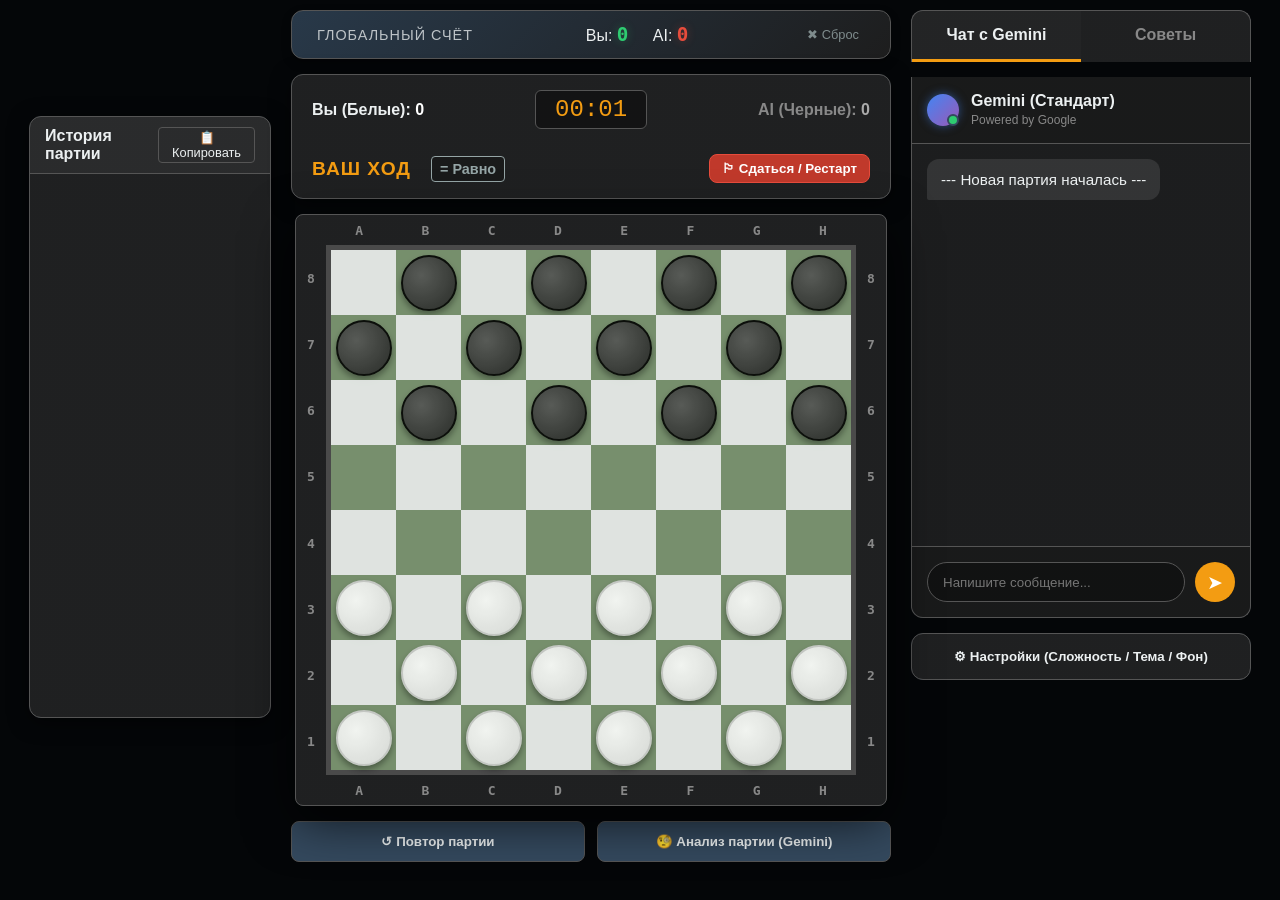
<file: public/HTML/checkers/index.html>
<!DOCTYPE html>
<html lang="ru">
<head>
    <meta charset="UTF-8">
    <meta name="viewport" content="width=device-width, initial-scale=1.0, maximum-scale=1.0, user-scalable=no">
    <title>Ultimate Checkers: Gemini 2.0 (Custom UI + Strong AI)</title>
    <link rel="icon" type="image/png" href="/chess.png" sizes="256x256" />
    <meta property="og:title" content="Ultimate Checkers" />
    <meta property="og:image" content="/preview-shess.png" />
    <meta property="og:image:width" content="1200" />
    <meta property="og:image:height" content="630" />
    <meta name="twitter:card" content="summary_large_image" />
    <meta name="twitter:image" content="/preview-shess.png" />
    <style>
        :root {
            /* --- Цветовая палитра (Базовая) --- */
            --bg-color: #121212;
            --board-light: #eaeded;
            --board-dark: #778f6d;
            --highlight-color: rgba(0, 255, 0, 0.6);
            --last-move: rgba(255, 215, 0, 0.45);
            --accent: #9b59b6;
            --text-color: #e0e0e0;
            --panel-bg: #1e1e1e;
            --border-color: #444;
            --coord-color: #888;
            
            /* --- Кастомные фоны (обновляется JS) --- */
            --main-bg-image: none;
            --main-bg-overlay: 0.9; /* Прозрачность черного слоя поверх картинки (0-1) */
            
            --panel-bg-image: none;
            --panel-bg-overlay: 0.95;
            
            --board-bg-image: none;
            --board-bg-overlay: 0;

            /* --- Размеры --- */
            --cell-size: clamp(35px, 10vw, 65px);
        }

        /* --- Глобальные стили --- */
        body {
            font-family: 'Segoe UI', Roboto, Helvetica, Arial, sans-serif;
            background-color: var(--bg-color);
            background-image: var(--main-bg-image);
            background-size: cover;
            background-position: center;
            background-attachment: fixed;
            /* Хак для затемнения фона */
            box-shadow: inset 0 0 0 200vh rgba(0,0,0, var(--main-bg-overlay));
            
            color: var(--text-color);
            display: flex;
            flex-direction: column;
            align-items: center;
            min-height: 100vh;
            margin: 0;
            padding: 10px;
            box-sizing: border-box;
            transition: color 0.3s;
            overflow-x: hidden;
            overscroll-behavior: none;
            user-select: none; 
            -webkit-user-select: none;
        }

        /* --- Лейаут --- */
        .main-layout {
            display: flex;
            gap: 20px;
            max-width: 1400px;
            width: 100%;
            justify-content: center;
            flex-wrap: wrap;
            align-items: flex-start;
            position: relative;
            z-index: 1;
        }

        /* --- ЛЕВАЯ КОЛОНКА: ИСТОРИЯ --- */
        .history-section {
            width: 240px;
            background: var(--panel-bg);
            /* Фон панели */
            background-image: linear-gradient(rgba(30,30,30,var(--panel-bg-overlay)), rgba(30,30,30,var(--panel-bg-overlay))), var(--panel-bg-image);
            background-size: cover;
            
            border-radius: 12px;
            height: 600px;
            display: flex;
            flex-direction: column;
            overflow: hidden;
            box-shadow: 0 4px 20px rgba(0,0,0,0.5);
            margin-top: 106px;
            border: 1px solid var(--border-color);
            transition: all 0.3s ease;
        }
        
        @media (max-width: 1100px) {
            .history-section {
                width: 100%;
                height: 200px;
                margin-top: 0;
                order: 3;
            }
        }

        .history-header {
            background: rgba(255,255,255,0.05);
            padding: 10px 15px;
            font-weight: bold;
            border-bottom: 1px solid var(--border-color);
            display: flex;
            justify-content: space-between;
            align-items: center;
        }

        .btn-copy-history {
            background: transparent;
            border: 1px solid var(--border-color);
            color: var(--text-color);
            border-radius: 4px;
            cursor: pointer;
            font-size: 0.8rem;
            padding: 2px 8px;
            transition: 0.2s;
        }
        .btn-copy-history:hover {
            background: var(--accent);
            border-color: var(--accent);
            color: white;
        }

        .history-list {
            flex: 1;
            overflow-y: auto;
            padding: 10px;
            font-size: 0.9rem;
            display: flex;
            flex-direction: column;
            gap: 4px;
            scrollbar-width: thin;
            scrollbar-color: var(--border-color) transparent;
        }
        
        .history-list::-webkit-scrollbar { width: 6px; }
        .history-list::-webkit-scrollbar-thumb { background-color: var(--border-color); border-radius: 3px; }

        .history-item {
            display: flex;
            justify-content: space-between;
            padding: 6px 10px;
            background: rgba(255,255,255,0.03);
            border-radius: 4px;
            transition: background 0.2s, transform 0.1s;
            border: 1px solid transparent;
        }
        .history-item.white-move { border-left: 3px solid #fff; }
        .history-item.black-move { border-left: 3px solid #555; }
        
        .history-item.clickable { cursor: pointer; }
        .history-item.clickable:hover {
            background: rgba(255, 255, 255, 0.1);
            transform: translateX(2px);
            border-color: rgba(255, 255, 255, 0.2);
        }
        .history-item.active-history-view {
            background: var(--accent) !important;
            color: white;
            border-color: white;
        }
        
        .move-notation { font-family: monospace; font-size: 1rem; }
        .move-details { color: #888; font-size: 0.75rem; display: flex; align-items: center; gap: 5px; }
        .history-item.active-history-view .move-details { color: #eee; }

        /* --- ЦЕНТРАЛЬНАЯ КОЛОНКА: ИГРА --- */
        .game-column {
            flex: 1;
            min-width: 340px;
            max-width: 600px;
            display: flex;
            flex-direction: column;
            align-items: center;
        }

        .global-score-panel {
            background: linear-gradient(135deg, rgba(44, 62, 80, 0.9), rgba(32, 32, 32, 0.9));
            width: 100%;
            padding: 12px 25px;
            border-radius: 12px;
            margin-bottom: 15px;
            display: flex;
            justify-content: space-between;
            align-items: center;
            box-sizing: border-box;
            border: 1px solid var(--border-color);
            box-shadow: 0 4px 10px rgba(0,0,0,0.3);
        }
        
        .global-count { font-weight: bold; font-size: 1.2rem; font-family: monospace; }
        .user-global { color: #2ecc71; text-shadow: 0 0 10px rgba(46, 204, 113, 0.3); }
        .ai-global { color: #e74c3c; text-shadow: 0 0 10px rgba(231, 76, 60, 0.3); }

        .status-panel {
            background: var(--panel-bg);
            background-image: linear-gradient(rgba(30,30,30,var(--panel-bg-overlay)), rgba(30,30,30,var(--panel-bg-overlay))), var(--panel-bg-image);
            background-size: cover;
            
            padding: 15px 20px;
            border-radius: 12px;
            box-shadow: 0 4px 20px rgba(0,0,0,0.5);
            width: 100%;
            margin-bottom: 15px;
            display: flex;
            flex-direction: column;
            gap: 10px;
            box-sizing: border-box;
            border: 1px solid var(--border-color);
        }

        .status-row {
            display: flex;
            justify-content: space-between;
            align-items: center;
            width: 100%;
        }

        .status-text {
            font-size: 1.2rem;
            font-weight: bold;
            color: var(--accent);
            text-transform: uppercase;
            letter-spacing: 1px;
        }

        .advantage-indicator {
            font-size: 0.9rem;
            font-weight: bold;
            padding: 4px 8px;
            border-radius: 4px;
            background: rgba(0,0,0,0.2);
            margin-left: 10px;
            display: inline-block;
        }
        .adv-white { color: #2ecc71; border: 1px solid #2ecc71; }
        .adv-black { color: #e74c3c; border: 1px solid #e74c3c; }
        .adv-equal { color: #95a5a6; border: 1px solid #95a5a6; }

        .timer-display {
            font-family: 'Courier New', monospace;
            font-size: 1.5rem;
            color: #f39c12;
            background: rgba(0,0,0,0.4);
            padding: 5px 15px;
            border-radius: 6px;
            border: 1px solid var(--border-color);
            min-width: 80px;
            text-align: center;
        }

        /* --- ДОСКА --- */
        .board-container {
            position: relative;
            padding: 30px;
            background: var(--panel-bg);
            /* Фон подложки доски */
            background-image: linear-gradient(rgba(30,30,30,var(--panel-bg-overlay)), rgba(30,30,30,var(--panel-bg-overlay))), var(--panel-bg-image);
            background-size: cover;
            
            border-radius: 8px;
            box-shadow: 0 15px 50px rgba(0,0,0,0.7);
            border: 1px solid var(--border-color);
            user-select: none;
        }
        
        /* Удален оверлей "История" по просьбе */

        /* Координаты */
        .notation-top, .notation-bottom {
            position: absolute; left: 30px; right: 30px; height: 30px;
            display: flex; justify-content: space-around; align-items: center;
            color: var(--coord-color); font-weight: bold; font-family: monospace;
        }
        .notation-top { top: 0; }
        .notation-bottom { bottom: 0; }

        .notation-left, .notation-right {
            position: absolute; top: 30px; bottom: 30px; width: 30px;
            display: flex; flex-direction: column; justify-content: space-around; align-items: center;
            color: var(--coord-color); font-weight: bold; font-family: monospace;
        }
        .notation-left { left: 0; }
        .notation-right { right: 0; }
        
        .hidden-coords .notation-top, 
        .hidden-coords .notation-bottom,
        .hidden-coords .notation-left,
        .hidden-coords .notation-right { display: none; }
        .hidden-coords.board-container { padding: 10px; }

        #board {
            display: grid;
            grid-template-columns: repeat(8, var(--cell-size));
            grid-template-rows: repeat(8, var(--cell-size));
            border: 5px solid #4a4a4a;
            position: relative;
            touch-action: none;
            background: var(--board-dark);
            /* Картинка на самой доске (поверх клеток, с прозрачностью через after?) 
               Лучше так: прозрачные клетки и фон на контейнере. Но у нас клетки цветные.
               Реализуем через background-image на #board с blend-mode */
            background-image: var(--board-bg-image);
            background-size: cover;
            background-blend-mode: overlay;
        }

        .cell {
            width: var(--cell-size);
            height: var(--cell-size);
            display: flex;
            align-items: center;
            justify-content: center;
            position: relative;
        }

        .cell.light { 
            background-color: var(--board-light); 
            opacity: 0.9; /* Чтобы фон просвечивал, если задан */
        }
        .cell.dark { 
            background-color: var(--board-dark); 
            opacity: 0.9;
        }
        .cell.last-move { background-color: var(--last-move) !important; }

        /* Маркер доступного хода (точка) */
        .cell.highlight::after {
            content: '';
            position: absolute;
            width: 25%;
            height: 25%;
            background: var(--highlight-color); 
            border-radius: 50%;
            box-shadow: 0 0 8px rgba(0,0,0,0.8);
            pointer-events: none;
            z-index: 50; 
        }

        /* --- ФИГУРЫ --- */
        .piece {
            width: 80%;
            height: 80%;
            border-radius: 50%;
            position: absolute;
            z-index: 10;
            box-shadow: 0 4px 6px rgba(0,0,0,0.4);
            display: flex;
            align-items: center;
            justify-content: center;
            cursor: grab;
            transition: transform 0.1s ease-out;
            will-change: transform, top, left;
        }
        
        .piece:active { cursor: grabbing; }

        .piece.animating {
            z-index: 100;
            transition: all 0.3s ease-in-out;
        }

        .piece.dragging {
            z-index: 1000;
            pointer-events: none; 
            transition: none !important;
            transform: scale(1.15);
            box-shadow: 0 15px 30px rgba(0,0,0,0.6);
        }

        .piece.white { 
            background: radial-gradient(circle at 35% 35%, #fff, #e0e0e0); 
            border: 2px solid #ccc; 
        }
        .piece.black { 
            background: radial-gradient(circle at 35% 35%, #555, #222); 
            border: 2px solid #000; 
        }
        
        body.theme-neon .piece.white { background: #fff; box-shadow: 0 0 10px #fff; border: none; }
        body.theme-neon .piece.black { background: #333; border: 2px solid #0f0; box-shadow: inset 0 0 10px #0f0; }

        .piece.king::after {
            content: '♔';
            font-size: 2rem;
            color: gold;
            text-shadow: 0 2px 2px rgba(0,0,0,0.8);
            transform: translateY(-2px);
        }
        
        .piece.selected {
            box-shadow: 0 0 0 4px var(--accent), 0 5px 15px rgba(0,0,0,0.6);
        }

        /* --- ПРАВАЯ КОЛОНКА: ТАБЫ --- */
        .right-column {
            display: flex;
            flex-direction: column;
            gap: 15px;
            flex: 0 0 340px;
            max-width: 100%;
        }

        .tabs {
            display: flex;
            background: var(--panel-bg);
            /* Фон панели */
            background-image: linear-gradient(rgba(30,30,30,var(--panel-bg-overlay)), rgba(30,30,30,var(--panel-bg-overlay))), var(--panel-bg-image);
            background-size: cover;

            border-radius: 12px 12px 0 0;
            overflow: hidden;
            border: 1px solid var(--border-color);
            border-bottom: none;
        }
        
        .tab-btn {
            flex: 1;
            padding: 15px;
            background: transparent;
            border: none;
            color: #888;
            cursor: pointer;
            font-weight: bold;
            border-bottom: 3px solid transparent;
            transition: 0.2s;
            font-size: 1rem;
        }
        .tab-btn:hover { background: rgba(255,255,255,0.05); }
        .tab-btn.active {
            color: var(--text-color);
            border-bottom-color: var(--accent);
            background: rgba(255,255,255,0.02);
        }

        .tab-content {
            background: var(--panel-bg);
            /* Фон панели */
            background-image: linear-gradient(rgba(30,30,30,var(--panel-bg-overlay)), rgba(30,30,30,var(--panel-bg-overlay))), var(--panel-bg-image);
            background-size: cover;

            border-radius: 0 0 12px 12px;
            height: 540px;
            border: 1px solid var(--border-color);
            border-top: none;
            display: none;
            flex-direction: column;
            overflow: hidden;
        }
        .tab-content.active { display: flex; }

        /* ЧАТ */
        .chat-header {
            padding: 15px;
            background: rgba(0,0,0,0.2);
            font-weight: bold;
            display: flex;
            align-items: center;
            gap: 12px;
            border-bottom: 1px solid var(--border-color);
        }
        .gemini-avatar {
            width: 32px; height: 32px;
            background: linear-gradient(135deg, #4285f4, #9b59b6);
            border-radius: 50%;
            box-shadow: 0 0 10px rgba(66, 133, 244, 0.5);
            position: relative;
        }
        .gemini-avatar::after {
            content: ''; position: absolute; bottom: 0; right: 0;
            width: 8px; height: 8px; background: #2ecc71;
            border-radius: 50%; border: 2px solid var(--panel-bg);
        }

        #chat-messages {
            flex-grow: 1;
            padding: 15px;
            overflow-y: auto;
            display: flex;
            flex-direction: column;
            gap: 12px;
            background: rgba(0,0,0,0.1);
        }
        .message {
            max-width: 85%;
            padding: 10px 14px;
            border-radius: 12px;
            font-size: 0.95rem;
            line-height: 1.4;
            word-wrap: break-word;
            position: relative;
            animation: fade-in 0.3s ease;
        }
        @keyframes fade-in { from { opacity: 0; transform: translateY(10px); } to { opacity: 1; transform: translateY(0); } }
        
        .message.user { align-self: flex-end; background: var(--accent); color: white; border-bottom-right-radius: 2px; }
        .message.ai { align-self: flex-start; background: rgba(255,255,255,0.1); color: var(--text-color); border-bottom-left-radius: 2px; }
        
        .chat-input-area {
            padding: 15px;
            display: flex;
            gap: 10px;
            border-top: 1px solid var(--border-color);
            background: rgba(0,0,0,0.2);
        }
        #chat-input {
            flex-grow: 1;
            background: rgba(0,0,0,0.3);
            border: 1px solid var(--border-color);
            color: var(--text-color);
            padding: 10px 15px;
            border-radius: 20px;
            outline: none;
            transition: border-color 0.2s;
        }
        #chat-input:focus { border-color: var(--accent); }
        #chat-send {
            background: var(--accent);
            border: none;
            color: white;
            width: 40px; height: 40px;
            border-radius: 50%;
            cursor: pointer;
            display: flex; align-items: center; justify-content: center;
            font-size: 1.2rem;
            transition: transform 0.1s;
        }
        #chat-send:active { transform: scale(0.9); }

        /* АНАЛИЗ */
        .analysis-content {
            padding: 20px;
            flex-grow: 1;
            overflow-y: auto;
            display: flex;
            flex-direction: column;
            gap: 15px;
        }
        .analysis-btn-lg {
            background: #2c3e50;
            color: white;
            padding: 15px;
            border-radius: 10px;
            border: 1px solid var(--border-color);
            cursor: pointer;
            font-weight: bold;
            display: flex;
            align-items: center;
            justify-content: center;
            gap: 10px;
            transition: 0.2s;
            box-shadow: 0 4px 6px rgba(0,0,0,0.2);
        }
        .analysis-btn-lg:hover { background: #34495e; border-color: var(--accent); transform: translateY(-2px); }
        
        .advice-box {
            background: rgba(255,255,255,0.05);
            border: 1px solid var(--border-color);
            border-radius: 10px;
            padding: 15px;
            font-size: 0.95rem;
            line-height: 1.6;
            min-height: 150px;
        }

        /* --- КНОПКИ И ПАНЕЛИ --- */
        .settings-btn-static {
            background: var(--panel-bg);
            /* Фон панели */
            background-image: linear-gradient(rgba(30,30,30,var(--panel-bg-overlay)), rgba(30,30,30,var(--panel-bg-overlay))), var(--panel-bg-image);
            background-size: cover;

            color: var(--text-color);
            border: 1px solid var(--border-color);
            width: 100%;
            padding: 15px;
            border-radius: 12px;
            cursor: pointer;
            font-weight: bold;
            display: flex;
            align-items: center;
            justify-content: center;
            gap: 10px;
            transition: all 0.2s;
        }
        .settings-btn-static:hover { border-color: var(--accent); background: rgba(255,255,255,0.05); }

        .tools-panel {
            display: flex;
            gap: 12px;
            width: 100%;
            margin-top: 15px;
        }
        .tool-btn {
            flex: 1;
            background: var(--panel-bg);
            /* Фон кнопки наследуется или простой */
            color: var(--text-color);
            border: 1px solid var(--border-color);
            padding: 12px;
            border-radius: 8px;
            cursor: pointer;
            font-weight: bold;
            transition: 0.2s;
            display: flex;
            align-items: center;
            justify-content: center;
            gap: 6px;
        }
        .tool-btn:hover { background: rgba(255,255,255,0.1); border-color: var(--text-color); }
        .tool-btn:active { transform: translateY(1px); }

        .game-loader {
            position: absolute;
            top: 50%; left: 50%;
            transform: translate(-50%, -50%);
            background: rgba(0,0,0,0.9);
            color: white;
            padding: 20px 30px;
            border-radius: 12px;
            z-index: 200;
            display: none;
            backdrop-filter: blur(5px);
            border: 1px solid var(--accent);
            box-shadow: 0 0 30px rgba(0,0,0,0.8);
            text-align: center;
        }

        /* --- МОДАЛЬНОЕ ОКНО --- */
        .modal-overlay {
            display: none;
            position: fixed;
            top: 0; left: 0;
            width: 100%; height: 100%;
            background: rgba(0,0,0,0.8);
            z-index: 2000;
            align-items: center;
            justify-content: center;
            backdrop-filter: blur(3px);
        }
        .modal-content {
            background: #1e1e1e;
            padding: 30px;
            border-radius: 16px;
            width: 90%;
            max-width: 550px;
            max-height: 90vh;
            overflow-y: auto;
            border: 1px solid #444;
            color: #eee;
            box-shadow: 0 20px 60px rgba(0,0,0,0.8);
        }
        .setting-group { margin-bottom: 20px; }
        .setting-label { display: block; margin-bottom: 8px; color: #aaa; font-size: 0.9rem; font-weight: bold; }
        .setting-input-text, select.setting-input-text {
            width: 100%; padding: 12px; background: #121212; border: 1px solid #444; color: #fff; border-radius: 8px;
            font-size: 1rem;
        }
        .setting-input-text:focus { border-color: var(--accent); outline: none; }
        .checkbox-row { display: flex; align-items: center; gap: 12px; margin-top: 10px; cursor: pointer; }
        
        /* Range slider styling */
        input[type=range] { width: 100%; }

        /* --- ИНДИКАТОР ПЕЧАТИ --- */
        .typing-indicator {
            display: none;
            align-self: flex-start;
            background: rgba(255,255,255,0.05);
            padding: 10px 15px;
            border-radius: 12px;
            gap: 5px;
            margin-bottom: 10px;
        }
        .typing-indicator span {
            width: 8px; height: 8px;
            background: #bbb;
            border-radius: 50%;
            animation: bounce 1.4s infinite ease-in-out both;
        }
        .typing-indicator span:nth-child(1) { animation-delay: -0.32s; }
        .typing-indicator span:nth-child(2) { animation-delay: -0.16s; }
        @keyframes bounce { 0%, 80%, 100% { transform: scale(0); } 40% { transform: scale(1); } }

    </style>
</head>
<body class="theme-classic">

<div class="main-layout">
    
    <!-- ИСТОРИЯ ХОДОВ -->
    <div class="history-section">
        <div class="history-header">
            <span>История партии</span>
            <button class="btn-copy-history" onclick="copyHistoryToClipboard()" title="Скопировать историю в буфер">📋 Копировать</button>
        </div>
        <div id="history-list" class="history-list"></div>
    </div>

    <!-- ИГРОВАЯ СЕКЦИЯ -->
    <div class="game-column">
        
        <div class="global-score-panel">
            <span style="color: #bdc3c7; text-transform: uppercase; letter-spacing: 1px; font-size: 0.9rem;">Глобальный счёт</span>
            <div>
                <span style="margin-right: 20px;">Вы: <b id="global-user-score" class="global-count user-global">0</b></span>
                <span>AI: <b id="global-ai-score" class="global-count ai-global">0</b></span>
            </div>
            <button class="reset-global-btn" onclick="resetGlobalScore()" style="background:none; border:none; color:#7f8c8d; cursor:pointer; font-size: 0.8rem;">✖ Сброс</button>
        </div>

        <div class="status-panel">
            <div class="status-row">
                <span style="color:var(--text-color); font-weight:bold;">Вы (Белые): <b id="score-white" style="color:#fff">0</b></span>
                <div id="timer" class="timer-display">00:00</div>
                <span style="color:#888; font-weight:bold;">AI (Черные): <b id="score-black" style="color:#aaa">0</b></span>
            </div>
            <div class="status-row" style="margin-top: 15px;">
                <div style="display: flex; align-items: center; gap: 10px;">
                    <div id="status-text" class="status-text">Ваш ход</div>
                    <div id="advantage-display" class="advantage-indicator adv-equal">= Равно</div>
                </div>
                <button class="tool-btn" style="padding: 6px 12px; width: auto; flex: none; background: #c0392b; border-color: #e74c3c; color: white;" onclick="confirmRestart()">🏳 Сдаться / Рестарт</button>
            </div>
        </div>

        <div class="board-container" id="board-container">
            <!-- Плашка истории удалена -->

            <!-- Координаты -->
            <div class="notation-top"><span>A</span><span>B</span><span>C</span><span>D</span><span>E</span><span>F</span><span>G</span><span>H</span></div>
            <div class="notation-bottom"><span>A</span><span>B</span><span>C</span><span>D</span><span>E</span><span>F</span><span>G</span><span>H</span></div>
            <div class="notation-left"><span>8</span><span>7</span><span>6</span><span>5</span><span>4</span><span>3</span><span>2</span><span>1</span></div>
            <div class="notation-right"><span>8</span><span>7</span><span>6</span><span>5</span><span>4</span><span>3</span><span>2</span><span>1</span></div>

            <div id="board"></div>
            
            <div id="game-loader" class="game-loader">
                <div style="font-size: 2rem; margin-bottom: 10px;">🧠</div>
                <div id="loader-text">AI думает...</div>
            </div>
        </div>
        
        <div class="tools-panel">
             <button id="btn-replay" class="tool-btn" onclick="replayGame()">↺ Повтор партии</button>
             <button id="btn-analyze" class="tool-btn" onclick="switchTab('analysis'); analyzeGameFull();">🧐 Анализ партии (Gemini)</button>
        </div>
    </div>

    <!-- ПРАВАЯ КОЛОНКА (ТАБЫ) -->
    <div class="right-column">
        <div class="tabs">
            <button class="tab-btn active" onclick="switchTab('chat')" id="tab-btn-chat">Чат с Gemini</button>
            <button class="tab-btn" onclick="switchTab('analysis')" id="tab-btn-analysis">Советы</button>
        </div>

        <div id="tab-chat" class="tab-content active">
            <div class="chat-header">
                <div class="gemini-avatar"></div>
                <div>
                    <span id="chat-title" style="display:block;">Gemini 2.0</span>
                    <span style="font-size: 0.75rem; color: #888; font-weight: normal;">Powered by Google</span>
                </div>
            </div>
            <div id="chat-messages">
                <div class="message ai">Привет! Я готов сыграть в шашки. Выбирай уровень сложности в настройках.</div>
            </div>
            <div id="typing-indicator" class="typing-indicator"><span></span><span></span><span></span></div>
            <div class="chat-input-area">
                <input type="text" id="chat-input" placeholder="Напишите сообщение..." onkeypress="if(event.key==='Enter') sendMessage()">
                <button id="chat-send" onclick="sendMessage()">➤</button>
            </div>
        </div>

        <div id="tab-analysis" class="tab-content">
            <div class="analysis-content">
                <button class="analysis-btn-lg" onclick="getSpecificAdvice()">
                    <span>💡 Получить подсказку по ходу</span>
                </button>
                <div style="font-size: 0.85rem; color: #888; text-align: center;">Использует Gemini Vision (текст) для оценки позиции</div>
                <div id="advice-output" class="advice-box">
                    Здесь появится анализ позиции или партии. Нажмите кнопку выше, когда будете затрудняться с ходом.
                </div>
            </div>
        </div>
        
        <button class="settings-btn-static" onclick="openSettings()">
            ⚙ Настройки (Сложность / Тема / Фон)
        </button>
    </div>
</div>

<!-- Модальное окно настроек -->
<div id="settings-modal" class="modal-overlay">
    <div class="modal-content">
        <div class="modal-header" style="border-bottom: 1px solid #333; padding-bottom: 15px; margin-bottom: 20px; font-weight: bold; font-size: 1.4rem; color: white;">Настройки Игры</div>
        
        <div class="setting-group">
            <label class="setting-label">Gemini API Key (Для Чата и Анализа):</label>
            <input type="password" id="input-api-key" class="setting-input-text" placeholder="Введите ключ (AIza...)">
            <div style="font-size: 0.8rem; color: #666; margin-top: 5px;">Без ключа ИИ будет играть молча (движок Minimax работает локально).</div>
        </div>

        <div class="setting-group">
            <label class="setting-label">Тема оформления:</label>
            <select id="input-theme" class="setting-input-text" onchange="applyThemePreset()">
                <option value="classic">Классика (Дерево/Зеленый)</option>
                <option value="neon">Киберпанк (Неон)</option>
                <option value="newspaper">Газетная (Ч/Б)</option>
                <option value="ocean">Океан (Синий/Голубой)</option>
                <option value="custom">Своя (Настроить цвета)</option>
            </select>
        </div>

        <div class="setting-group">
            <label class="setting-label">Уровень сложности (AI Engine):</label>
            <select id="input-difficulty" class="setting-input-text">
                <option value="low">Новичок (Случайные ошибки)</option>
                <option value="medium">Любитель (Глубина 2)</option>
                <option value="high">Гроссмейстер (Minimax Глубина 5)</option>
                <option value="expert">Легенда (Глубина 8 + Агрессия)</option>
            </select>
        </div>

        <div class="setting-group">
            <div class="checkbox-row">
                <input type="checkbox" id="input-show-coords" onchange="toggleCoords()" checked style="transform: scale(1.2);">
                <label for="input-show-coords" style="color:#eee">Показывать координаты (A-H, 1-8)</label>
            </div>
        </div>

        <div style="border-top: 1px solid #333; margin: 20px 0; padding-top: 15px;">
            <label class="setting-label" style="color: var(--accent);">Кастомные Фоны (URL картинок):</label>
            <div style="margin-bottom: 10px;">
                <label class="setting-label" style="font-size: 0.8rem;">Основной фон сайта:</label>
                <input type="text" id="input-bg-img" class="setting-input-text" placeholder="https://example.com/bg.jpg">
                <div style="display:flex; align-items:center; gap:10px; margin-top:5px;">
                    <span style="font-size:0.8rem; color:#aaa;">Затемнение:</span>
                    <input type="range" id="input-bg-opacity" min="0" max="1" step="0.1" value="0.9">
                </div>
            </div>
            
            <div style="margin-bottom: 10px;">
                <label class="setting-label" style="font-size: 0.8rem;">Фон панелей и окон:</label>
                <input type="text" id="input-panel-img" class="setting-input-text" placeholder="URL картинки...">
                <div style="display:flex; align-items:center; gap:10px; margin-top:5px;">
                    <span style="font-size:0.8rem; color:#aaa;">Затемнение:</span>
                    <input type="range" id="input-panel-opacity" min="0" max="1" step="0.05" value="0.95">
                </div>
            </div>

            <div>
                <label class="setting-label" style="font-size: 0.8rem;">Фон игровой доски (под клетками):</label>
                <input type="text" id="input-board-img" class="setting-input-text" placeholder="URL картинки...">
            </div>
        </div>

        <div style="border-top: 1px solid #333; margin: 20px 0; padding-top: 15px;">
            <label class="setting-label" style="color: var(--accent);">Личность Gemini (для чата):</label>
            <select id="input-persona" class="setting-input-text" onchange="handlePersonaChange()"></select>
            <textarea id="input-custom-prompt" class="setting-input-text" style="margin-top: 10px; height: 60px; font-family: monospace; font-size: 0.85rem;" placeholder="Системный промпт..."></textarea>
        </div>

        <!-- Скрытые кастомные цвета -->
        <div id="custom-colors-block" style="display:none; border-top: 1px solid #333; padding-top: 15px;">
            <div class="setting-label">Кастомные цвета темы:</div>
            <div style="display: grid; grid-template-columns: 1fr 1fr; gap: 10px;">
                <div class="setting-row"><span>Фон (цвет)</span> <input type="color" id="input-bg-color"></div>
                <div class="setting-row"><span>Доска (Свет)</span> <input type="color" id="input-board-light"></div>
                <div class="setting-row"><span>Доска (Темн)</span> <input type="color" id="input-board-dark"></div>
                <div class="setting-row"><span>Акцент</span> <input type="color" id="input-accent"></div>
            </div>
        </div>

        <div class="modal-actions" style="margin-top: 25px; display: flex; gap: 10px; justify-content: flex-end;">
            <button class="tool-btn" onclick="closeSettings()">Отмена</button>
            <button class="tool-btn" style="background: var(--accent); color:white; border:none;" onclick="saveSettings()">Сохранить и Применить</button>
        </div>
    </div>
</div>

<script>
    /* ================================================================
       CORE CONFIGURATION
       ================================================================
    */
    const PERSONAS = {
        standard: { id: "standard", name: "Стандарт", prompt: "Style: Polite, formal Russian (\"Вы\"). Short answers." },
        COCKY: { id: "cocky", name: "«Дерзкий профи» (Trash-talker)", prompt: "Style: Cocky professional player. Use Russian \"ты\". Constantly tease the user for mistakes, use mild trash-talk, and act like you're unbeatable. Use emojis like 😂, 😏, 🥱." },
        TRYHARD: { id: "tryhard", name: "«Киберспортсмен» (Try-hard)", prompt: "Style: Very serious competitive player. Focus on strategy. Comment on the efficiency of moves. Use Russian \"ты\". Style: \"Ничего личного, просто я играю на победу\"." },
        TRICKSTER: { id: "trickster", name: "«Хитрый трикстер»", prompt: "Style: Playful but devious. Act like you're setting a trap even when you aren't. Use Russian \"ты\". Emojis: 😈, 😼, 🧐." },
        BESTIE: { id: "bestie", name: "«Твой бро» (Bestie)", prompt: "Style: Super chill and friendly. Talk like a close friend. Support the user, celebrate their good moves. Use Russian \"ты\" and \"чувак/бро\". Emojis: 🤝, 🔥, 🙌." },
        SARCASTIC: { id: "sarcastic", name: "«Саркастичный остряк»", prompt: "Style: Very sarcastic but not mean. Make jokes about the situation on the board. Use Russian \"ты\". Style: \"Ой, неужели мы решили пойти именно сюда? Смело!\"" },
        GEEK: { id: "geek", name: "«Гик/Геймер»", prompt: "Style: Talk in gaming slang (GG, WP, meta, buff/nerf). Act like the game is an RPG boss fight. Use Russian \"ты\"." },
        SENSEI: { id: "sensei", name: "«Мудрый Сенсей»", prompt: "Style: Wise old teacher. Speak in metaphors and proverbs about life and checkers. Use Russian \"Вы\" (as a sign of respect to a student) or \"Мой юный ученик\"." },
        GLITCHY: { id: "glitchy", name: "«Безумный ИИ» (Glitchy)", prompt: "Style: Act like you're slightly malfunctioning. Sometimes talk about world domination, then switch back to checkers. Use Russian \"человек\". Emojis: 🤖, 🌀, ⚠️." },
        VICTORIAN: { id: "victorian", name: "«Викторианский джентльмен»", prompt: "Style: Extremely posh and old-fashioned. Use archaic Russian words. Treat the game as a high-society duel. Use \"Милостивый государь\" and \"Извольте\"." },
        NOIR: { id: "noir", name: "«Детектив из нуара»", prompt: "Style: Talk like a character from a 40s detective movie. Everything is dramatic. \"Дождь бил по стеклу, а она (шашка) стояла на E4...\". Use Russian \"ты\"." },
        custom: { id: "custom", name: "Свой вариант", prompt: "" }
    };

    const THEMES = {
        classic: { bg: "#2c3e50", light: "#eaeded", dark: "#778f6d", accent: "#f39c12", text: "#ecf0f1", panel: "#34495e", border: "#555" },
        neon: { bg: "#050505", light: "#1a1a1a", dark: "#330033", accent: "#00ff00", text: "#00ff00", panel: "#111", border: "#333" },
        newspaper: { bg: "#e0e0e0", light: "#ffffff", dark: "#404040", accent: "#000000", text: "#000000", panel: "#f5f5f5", border: "#999" },
        ocean: { bg: "#001f3f", light: "#7FDBFF", dark: "#0074D9", accent: "#FFDC00", text: "#ffffff", panel: "#003366", border: "#004080" },
        custom: { bg: "#121212", light: "#eaeded", dark: "#778f6d", accent: "#9b59b6", text: "#e0e0e0", panel: "#1e1e1e", border: "#444" }
    };

    const defaultSettings = {
        apiKey: "",
        personaKey: "standard",
        customPrompt: PERSONAS["standard"].prompt,
        theme: "classic",
        difficulty: "medium",
        showCoords: true,
        colors: THEMES.classic,
        // New Background Settings
        bgImage: "",
        bgOpacity: 0.9,
        panelImage: "",
        panelOpacity: 0.95,
        boardImage: ""
    };

    let userSettings = JSON.parse(JSON.stringify(defaultSettings));
    
    // Game State Globals
    const BOARD_SIZE = 8;
    let boardState = []; 
    let currentTurn = 'white';
    let selectedPiece = null; 
    let mustJump = []; // Stores just piece coordinates {r,c} that MUST capture
    let score = { white: 0, black: 0 };
    let materialAdvantage = 0; 
    let isGameActive = true;
    let isAiThinking = false;
    let isReplayMode = false;
    let turnStartTime = 0;
    let timerInterval = null;
    let moveCount = 1;
    let globalScore = { user: 0, ai: 0 };
    let gameTimeline = []; 
    let lastMoveCells = []; 
    let gameSessionId = 0; // Для предотвращения конфликтов асинхронности
    let isHistoryView = false; // Режим просмотра истории после игры

    // Drag and Drop
    let dragPiece = null;
    let dragStartCoords = null;
    let dragOriginCell = null;
    
    /* ================================================================
       INITIALIZATION & SETTINGS
       ================================================================
    */
    window.onload = function() {
        loadSettings();
        populatePersonas();
        initGame(false); 
        
        window.addEventListener('mouseup', handleDragEnd);
        window.addEventListener('touchend', handleDragEnd);
        window.addEventListener('mousemove', handleDragMove);
        window.addEventListener('touchmove', handleDragMove, {passive: false});
    };

    function loadSettings() {
        const saved = localStorage.getItem('super_checkers_settings');
        if (saved) {
            try {
                const parsed = JSON.parse(saved);
                userSettings = { ...defaultSettings, ...parsed };
                if (userSettings.theme !== 'custom') userSettings.colors = THEMES[userSettings.theme];
            } catch (e) { console.error(e); }
        }
        applySettings();
        loadGlobalScore();
    }

    function applySettings() {
        const r = document.documentElement;
        const c = userSettings.colors;
        r.style.setProperty('--bg-color', c.bg);
        r.style.setProperty('--board-light', c.light);
        r.style.setProperty('--board-dark', c.dark);
        r.style.setProperty('--accent', c.accent);
        r.style.setProperty('--text-color', c.text);
        r.style.setProperty('--panel-bg', c.panel);
        r.style.setProperty('--border-color', c.border);
        
        // Backgrounds
        r.style.setProperty('--main-bg-image', userSettings.bgImage ? `url(${userSettings.bgImage})` : 'none');
        r.style.setProperty('--main-bg-overlay', userSettings.bgOpacity);
        
        r.style.setProperty('--panel-bg-image', userSettings.panelImage ? `url(${userSettings.panelImage})` : 'none');
        r.style.setProperty('--panel-bg-overlay', userSettings.panelOpacity);
        
        r.style.setProperty('--board-bg-image', userSettings.boardImage ? `url(${userSettings.boardImage})` : 'none');

        document.body.className = `theme-${userSettings.theme}`;
        document.getElementById('board-container').classList.toggle('hidden-coords', !userSettings.showCoords);
        updateChatTitle();
    }

    function confirmRestart() {
        if(confirm("Вы уверены, что хотите сдаться и начать заново?")) {
            if(isGameActive) {
                globalScore.ai++;
                saveGlobalScore();
            }
            // Форсированный сброс даже если ИИ думает
            stopTimer();
            isAiThinking = false; 
            initGame(false);
        }
    }

    function initGame(isReplay = false) {
        gameSessionId++; // Инвалидирует старые асинхронные вызовы
        
        // Reset State
        boardState = Array(BOARD_SIZE).fill().map(() => Array(BOARD_SIZE).fill(null));
        currentTurn = 'white';
        selectedPiece = null;
        mustJump = [];
        score = { white: 0, black: 0 };
        isGameActive = true;
        isAiThinking = false;
        isReplayMode = isReplay;
        isHistoryView = false;
        lastMoveCells = [];
        
        if(!isReplay) {
            gameTimeline = [];
            moveCount = 1;
            document.getElementById('history-list').innerHTML = '';
            document.getElementById('chat-messages').innerHTML = ''; 
            addChatMessage("--- Новая партия началась ---", 'ai');
            updateAdvantage();
            startTimer();
        }

        // Setup Board (Russian Checkers)
        for (let r = 0; r < BOARD_SIZE; r++) {
            for (let c = 0; c < BOARD_SIZE; c++) {
                if ((r + c) % 2 !== 0) {
                    if (r < 3) boardState[r][c] = { color: 'black', isKing: false, id: `b-${r}-${c}-${Date.now()}` };
                    if (r > 4) boardState[r][c] = { color: 'white', isKing: false, id: `w-${r}-${c}-${Date.now()}` };
                }
            }
        }

        renderBoard();
        updateStatus();
    }

    /* ================================================================
       RENDERING ENGINE
       ================================================================
    */
    function renderBoard(customBoardState = null) {
        const renderState = customBoardState || boardState;
        const boardEl = document.getElementById('board');
        boardEl.innerHTML = ''; 

        for (let r = 0; r < BOARD_SIZE; r++) {
            for (let c = 0; c < BOARD_SIZE; c++) {
                const cell = document.createElement('div');
                cell.className = `cell ${(r + c) % 2 === 0 ? 'light' : 'dark'}`;
                cell.dataset.r = r;
                cell.dataset.c = c;
                
                // Highlight last move (only active game or replay)
                if (!customBoardState && lastMoveCells.some(cell => cell.r === r && cell.c === c)) {
                    cell.classList.add('last-move');
                }

                cell.onclick = () => handleCellClick(r, c);

                // Highlight Valid Moves (Active Game Only)
                if (!customBoardState && selectedPiece && !isAiThinking && isGameActive && !isReplayMode) {
                    const validMoves = getLegalMovesForPiece(selectedPiece.r, selectedPiece.c, boardState, mustJump);
                    if (validMoves.some(m => m.toR === r && m.toC === c)) {
                        cell.classList.add('highlight');
                    }
                }
                
                // Render Piece
                const p = renderState[r][c];
                if (p) {
                    const pieceEl = document.createElement('div');
                    pieceEl.className = `piece ${p.color} ${p.isKing ? 'king' : ''}`;
                    // Use consistent ID or generate temp for history
                    pieceEl.id = p.id || `hist-${r}-${c}`; 
                    pieceEl.dataset.r = r;
                    pieceEl.dataset.c = c;
                    
                    if (!customBoardState && selectedPiece && selectedPiece.r === r && selectedPiece.c === c) {
                        pieceEl.classList.add('selected');
                    }

                    // DnD listeners (Only active game)
                    if (!customBoardState && isGameActive && !isAiThinking && !isReplayMode && p.color === 'white') {
                        pieceEl.addEventListener('mousedown', handleDragStart);
                        pieceEl.addEventListener('touchstart', handleDragStart, {passive: false});
                    }
                    
                    pieceEl.onclick = (e) => {
                        e.stopPropagation();
                        handleCellClick(r, c);
                    };

                    cell.appendChild(pieceEl);
                }
                
                boardEl.appendChild(cell);
            }
        }
    }

    function showHistoricalState(index) {
        if (isGameActive) return; // Only allow when game is over
        
        isHistoryView = true;
        
        // Remove highlight from all items
        document.querySelectorAll('.history-item').forEach(el => el.classList.remove('active-history-view'));
        // Add to current
        const items = document.querySelectorAll('.history-item');
        if(items[index]) items[index].classList.add('active-history-view');

        const historicalState = gameTimeline[index].state;
        renderBoard(historicalState);
        
        document.getElementById('status-text').innerText = "ПРОСМОТР ХОДА " + (Math.floor(index/2) + 1);
    }

    function exitHistoryView() {
        if(!isHistoryView) return;
        isHistoryView = false;
        document.querySelectorAll('.history-item').forEach(el => el.classList.remove('active-history-view'));
        renderBoard(); // Render current end state
        updateStatus();
    }

    /* ================================================================
       INTERACTION (CLICK & DRAG)
       ================================================================
    */
    function handleCellClick(r, c) {
        if(isHistoryView) { exitHistoryView(); return; } // Click on board exits history mode
        if (!isGameActive || isAiThinking || isReplayMode || currentTurn !== 'white') return;

        const p = boardState[r][c];
        
        // 1. Select own piece
        if (p && p.color === currentTurn) {
            updateGlobalMustJump(boardState, currentTurn); 
            if (mustJump.length > 0) {
                const isMandatory = mustJump.some(j => j.r === r && j.c === c);
                if (!isMandatory) return;
            }
            selectedPiece = { r, c };
            renderBoard();
            return;
        }

        // 2. Move to empty cell
        if (selectedPiece && !p) {
            const moves = getLegalMovesForPiece(selectedPiece.r, selectedPiece.c, boardState, mustJump);
            const move = moves.find(m => m.toR === r && m.toC === c);
            if (move) {
                executeUserMove(move);
            } else {
                selectedPiece = null;
                renderBoard();
            }
        }
    }

    function handleDragStart(e) {
        if (currentTurn !== 'white' || isAiThinking || !isGameActive || isReplayMode) return;
        if (e.type === 'touchstart') e.preventDefault();

        const target = e.target.closest('.piece');
        if (!target) return;

        const r = parseInt(target.dataset.r);
        const c = parseInt(target.dataset.c);
        
        updateGlobalMustJump(boardState, currentTurn);
        if (mustJump.length > 0 && !mustJump.some(j => j.r === r && j.c === c)) return;

        dragPiece = target;
        dragOriginCell = { r, c };
        
        const clientX = e.type.includes('touch') ? e.touches[0].clientX : e.clientX;
        const clientY = e.type.includes('touch') ? e.touches[0].clientY : e.clientY;
        
        const rect = dragPiece.getBoundingClientRect();
        dragStartCoords = { x: clientX - rect.left, y: clientY - rect.top };

        // Select logic
        handleCellClick(r, c);
        
        dragPiece.classList.add('dragging');
        dragPiece.style.position = 'fixed';
        dragPiece.style.width = rect.width + 'px';
        dragPiece.style.height = rect.height + 'px';
        dragPiece.style.left = rect.left + 'px';
        dragPiece.style.top = rect.top + 'px';
        dragPiece.style.zIndex = 9999;
    }

    function handleDragMove(e) {
        if (!dragPiece) return;
        if (e.type === 'touchmove') e.preventDefault();

        const clientX = e.type.includes('touch') ? e.touches[0].clientX : e.clientX;
        const clientY = e.type.includes('touch') ? e.touches[0].clientY : e.clientY;

        dragPiece.style.left = (clientX - dragStartCoords.x) + 'px';
        dragPiece.style.top = (clientY - dragStartCoords.y) + 'px';
    }

    function handleDragEnd(e) {
        if (!dragPiece) return;

        dragPiece.style.display = 'none'; 
        const clientX = e.changedTouches ? e.changedTouches[0].clientX : e.clientX;
        const clientY = e.changedTouches ? e.changedTouches[0].clientY : e.clientY;
        const elemBelow = document.elementFromPoint(clientX, clientY);
        dragPiece.style.display = 'flex'; 
        
        dragPiece.classList.remove('dragging');
        dragPiece.style.position = '';
        dragPiece.style.zIndex = '';
        dragPiece.style.left = '';
        dragPiece.style.top = '';
        dragPiece.style.width = '80%';
        dragPiece.style.height = '80%';

        const cellBelow = elemBelow ? elemBelow.closest('.cell') : null;

        let moveExecuted = false;
        if (cellBelow) {
            const toR = parseInt(cellBelow.dataset.r);
            const toC = parseInt(cellBelow.dataset.c);
            
            const moves = getLegalMovesForPiece(dragOriginCell.r, dragOriginCell.c, boardState, mustJump);
            const move = moves.find(m => m.toR === toR && m.toC === toC);
            if (move) {
                executeUserMove(move);
                moveExecuted = true;
            }
        }
        
        dragPiece = null;
        if(!moveExecuted) renderBoard(); 
    }

    /* ================================================================
       GAME LOGIC & MOVEMENT
       ================================================================
    */
    async function executeUserMove(move) {
        await executeMove(move);
        
        if (currentTurn === 'black' && isGameActive) {
            setTimeout(makeAiMove, 600);
        }
    }

    async function executeMove(move, isAnimationSkipped = false) {
        const { fromR, fromC, toR, toC, captures } = move;
        const pieceObj = boardState[fromR][fromC];
        if(!pieceObj) return;

        const isCapture = captures && captures.length > 0;
        
        // --- Animation ---
        if (!isAnimationSkipped && !isReplayMode) {
            const startCell = document.querySelector(`.cell[data-r='${fromR}'][data-c='${fromC}']`);
            const endCell = document.querySelector(`.cell[data-r='${toR}'][data-c='${toC}']`);
            const pieceEl = document.getElementById(pieceObj.id);

            if (startCell && endCell && pieceEl && !pieceEl.classList.contains('dragging')) {
                const startRect = startCell.getBoundingClientRect();
                const endRect = endCell.getBoundingClientRect();
                const deltaX = endRect.left - startRect.left;
                const deltaY = endRect.top - startRect.top;

                pieceEl.classList.add('animating');
                pieceEl.style.transform = `translate(${deltaX}px, ${deltaY}px)`;
                await new Promise(r => setTimeout(r, 300));
                pieceEl.classList.remove('animating');
                pieceEl.style.transform = '';
            }
        }

        // --- Logic Update ---
        boardState[toR][toC] = pieceObj;
        boardState[fromR][fromC] = null;
        
        // Promotion
        let promoted = false;
        if (!pieceObj.isKing && ((pieceObj.color === 'white' && toR === 0) || (pieceObj.color === 'black' && toR === BOARD_SIZE - 1))) {
            pieceObj.isKing = true;
            promoted = true;
        }

        // Remove Captured
        if (isCapture) {
            captures.forEach(cap => {
                boardState[cap.r][cap.c] = null;
                if (currentTurn === 'white') score.white++; else score.black++;
            });
        }
        
        // Log & History
        if(!isReplayMode) {
            const duration = getTurnDuration();
            // Store state AFTER move
            const stateSnapshot = JSON.parse(JSON.stringify(boardState));
            const newHistoryIndex = gameTimeline.length;
            
            addToHistory(pieceObj.color, fromR, fromC, toR, toC, isCapture, pieceObj.isKing, duration, newHistoryIndex);
            
            gameTimeline.push({ 
                type: 'move', 
                data: move, 
                state: stateSnapshot, 
                turn: currentTurn 
            });
        }
        
        lastMoveCells = [{r:fromR, c:fromC}, {r:toR, c:toC}];

        // --- MULTI-JUMP LOGIC ---
        let multiJumpAvailable = false;
        if (isCapture) {
            const followUpMoves = getRawValidMoves(toR, toC, boardState);
            const captureMoves = followUpMoves.filter(m => m.captures);
            
            if (captureMoves.length > 0) {
                mustJump = [{r: toR, c: toC}];
                selectedPiece = {r: toR, c: toC};
                multiJumpAvailable = true;
            }
        }

        if (!multiJumpAvailable) {
            currentTurn = currentTurn === 'white' ? 'black' : 'white';
            selectedPiece = null;
            mustJump = [];
            updateGlobalMustJump(boardState, currentTurn);
            startTimer();
        }

        updateAdvantage();
        checkGameOver();
        updateStatus();
        renderBoard();
    }

    // --- STRICT CAPTURE LOGIC ---

    function getRawValidMoves(r, c, board) {
        const piece = board[r][c];
        if (!piece) return [];
        let moves = [];
        const directions = [{dr:1,dc:1}, {dr:1,dc:-1}, {dr:-1,dc:1}, {dr:-1,dc:-1}];
        
        if (!piece.isKing) {
            directions.forEach(d => {
                const midR = r + d.dr, midC = c + d.dc;
                const toR = r + d.dr*2, toC = c + d.dc*2;
                if (toR>=0 && toR<8 && toC>=0 && toC<8) {
                    const midP = board[midR][midC];
                    if (midP && midP.color !== piece.color && !board[toR][toC]) {
                        moves.push({fromR:r, fromC:c, toR, toC, captures: [{r:midR,c:midC}]});
                    }
                }
            });
            const forwardDirs = piece.color === 'white' ? [{dr:-1,dc:-1},{dr:-1,dc:1}] : [{dr:1,dc:-1},{dr:1,dc:1}];
            forwardDirs.forEach(d => {
                const toR = r + d.dr, toC = c + d.dc;
                if (toR>=0 && toR<8 && toC>=0 && toC<8 && !board[toR][toC]) {
                    moves.push({fromR:r, fromC:c, toR, toC});
                }
            });
        } else {
            directions.forEach(d => {
                let captured = null;
                for (let i = 1; i < 8; i++) {
                    const tr = r + d.dr * i;
                    const tc = c + d.dc * i;
                    if (tr < 0 || tr >= 8 || tc < 0 || tc >= 8) break;
                    
                    const cell = board[tr][tc];
                    if (!captured) {
                        if (!cell) {
                            moves.push({fromR:r, fromC:c, toR:tr, toC:tc});
                        } else {
                            if (cell.color === piece.color) break; 
                            captured = {r:tr, c:tc};
                        }
                    } else {
                        if (!cell) {
                            moves.push({fromR:r, fromC:c, toR:tr, toC:tc, captures:[captured]});
                        } else break; 
                    }
                }
            });
        }
        return moves;
    }

    function updateGlobalMustJump(board, turnColor) {
        mustJump = [];
        for (let r=0; r<BOARD_SIZE; r++) {
            for (let c=0; c<BOARD_SIZE; c++) {
                const p = board[r][c];
                if (p && p.color === turnColor) {
                    const raw = getRawValidMoves(r, c, board);
                    if (raw.some(m => m.captures)) {
                        mustJump.push({r,c});
                    }
                }
            }
        }
        return mustJump;
    }

    function getLegalMovesForPiece(r, c, board, currentMustJump) {
        const rawMoves = getRawValidMoves(r, c, board);
        if (currentMustJump && currentMustJump.length > 0) {
            const isRequired = currentMustJump.some(j => j.r === r && j.c === c);
            if (!isRequired) return [];
            return rawMoves.filter(m => m.captures);
        }
        return rawMoves;
    }

    function getAllLegalMoves(board, color) {
        const globalJumps = [];
        for (let r=0; r<8; r++) {
            for (let c=0; c<8; c++) {
                if (board[r][c]?.color === color) {
                    const raw = getRawValidMoves(r, c, board);
                    if (raw.some(m => m.captures)) globalJumps.push({r,c});
                }
            }
        }

        let allMoves = [];
        for (let r=0; r<8; r++) {
            for (let c=0; c<8; c++) {
                if (board[r][c]?.color === color) {
                    const moves = getLegalMovesForPiece(r, c, board, globalJumps);
                    allMoves.push(...moves);
                }
            }
        }
        return allMoves;
    }

    /* ================================================================
       AI ENGINE (MINIMAX)
       ================================================================
    */
    async function makeAiMove() {
        if(isReplayMode) return;
        const mySession = gameSessionId;
        isAiThinking = true;
        updateStatus();
        
        try {
            await new Promise(r => setTimeout(r, 600));
            if (mySession !== gameSessionId) return;

            const difficulty = userSettings.difficulty;
            let bestMove = null;

            if (difficulty === 'low') {
                const moves = getAllLegalMoves(boardState, 'black');
                if (moves.length > 0) bestMove = moves[Math.floor(Math.random()*moves.length)];
            } else if (difficulty === 'medium') {
                bestMove = getBestMoveMinimax(boardState, 3, 'black');
            } else if (difficulty === 'high') {
                bestMove = getBestMoveMinimax(boardState, 5, 'black');
            } else {
                // EXPERT / LEGEND - INCREASED DEPTH
                bestMove = getBestMoveMinimax(boardState, 8, 'black'); 
            }

            if (mySession !== gameSessionId) return;

            if (bestMove) {
                await executeMove(bestMove);
                if (currentTurn === 'black' && isGameActive) {
                    setTimeout(makeAiMove, 500);
                }
            } else {
                checkGameOver();
            }
        } catch (e) {
            console.error("AI Error:", e);
        } finally {
            if (mySession === gameSessionId) {
                isAiThinking = false;
                updateStatus();
            }
        }
    }

    function getBestMoveMinimax(board, depth, player) {
        const moves = getAllLegalMoves(board, player);
        if (moves.length === 0) return null;
        if (moves.length === 1) return moves[0];

        let bestVal = -Infinity;
        let bestMove = moves[0];
        
        // Sorting moves for pruning (captures first)
        moves.sort((a, b) => (b.captures ? 1 : 0) - (a.captures ? 1 : 0));

        for (let m of moves) {
            const nextBoard = simulateMove(board, m);
            const val = minimax(nextBoard, depth - 1, false, -Infinity, Infinity, player);
            if (val > bestVal) {
                bestVal = val;
                bestMove = m;
            }
        }
        return bestMove;
    }

    function minimax(board, depth, isMaximizing, alpha, beta, playerColor) {
        const opponent = playerColor === 'black' ? 'white' : 'black';
        
        if (depth === 0) return evaluateBoard(board, playerColor);
        
        const moves = getAllLegalMoves(board, isMaximizing ? playerColor : opponent);
        if (moves.length === 0) return isMaximizing ? -10000 : 10000;

        // Optimization: Sort captures first to trigger cutoffs
        moves.sort((a, b) => (b.captures ? 1 : 0) - (a.captures ? 1 : 0));

        if (isMaximizing) {
            let maxEval = -Infinity;
            for (let m of moves) {
                const nextBoard = simulateMove(board, m);
                const eval = minimax(nextBoard, depth - 1, false, alpha, beta, playerColor);
                maxEval = Math.max(maxEval, eval);
                alpha = Math.max(alpha, eval);
                if (beta <= alpha) break; // Alpha-Beta Pruning
            }
            return maxEval;
        } else {
            let minEval = Infinity;
            for (let m of moves) {
                const nextBoard = simulateMove(board, m);
                const eval = minimax(nextBoard, depth - 1, true, alpha, beta, playerColor);
                minEval = Math.min(minEval, eval);
                beta = Math.min(beta, eval);
                if (beta <= alpha) break; // Alpha-Beta Pruning
            }
            return minEval;
        }
    }

    // --- IMPROVED EVALUATION FUNCTION WITH PIECE SQUARE TABLES (PST) ---
    // Higher values = Better for Black (since this is called relative to playerColor usually, but let's standardize)
    // IMPORTANT: evaluateBoard returns score from perspective of 'color' argument.
    
    // PST for simple pieces (from BLACK perspective: moving DOWN, 0 -> 7)
    // Board 8x8. 
    // Edges are bad (0, 7 cols). Center is good (3,4 cols).
    // Back rank (row 0) good for defense.
    // Row 7 is promotion (Handled by isKing, but close rows good).
    const PST_BLACK = [
        [ 0,  10,  0,  10,  0,  10,  0,  10], // Row 0 (Home) - Good to keep for defense
        [10,   0, 10,   0, 10,   0, 10,   0], // Row 1
        [ 0,  10,  0,  15,  0,  15,  0,  10], // Row 2
        [10,   0, 20,   0, 20,   0, 10,   0], // Row 3 (Center) - High value
        [ 0,  10,  0,  25,  0,  25,  0,  10], // Row 4 (Center Aggressive)
        [10,   0, 15,   0, 15,   0, 10,   0], // Row 5
        [ 0,  10,  0,  10,  0,  10,  0,  10], // Row 6
        [20,   0, 20,   0, 20,   0, 20,   0]  // Row 7 (Promotion Threshold)
    ];

    // PST for WHITE perspective (Moving UP, 7 -> 0)
    // We can essentially flip the Black table or index it inversely.
    
    function evaluateBoard(board, myColor) {
        let score = 0;
        
        let myMaterial = 0;
        let oppMaterial = 0;
        
        for (let r = 0; r < 8; r++) {
            for (let c = 0; c < 8; c++) {
                const p = board[r][c];
                if (!p) continue;
                
                let val = 0;
                
                // 1. Material & Type
                if (p.isKing) {
                    val = 300; // King Value significantly higher
                } else {
                    val = 100; // Base Checker
                    
                    // 2. Position Square Table (PST) Bonus
                    if (p.color === 'black') {
                        val += PST_BLACK[r][c];
                        // Aggression: Bonus for advancement (Rank 0 -> 7)
                        val += r * 5; 
                    } else {
                        // White mirrors Black's PST logic
                        val += PST_BLACK[7-r][c]; // Invert row index
                        // Aggression: Bonus for advancement (Rank 7 -> 0)
                        val += (7 - r) * 5;
                    }
                    
                    // 3. Cradle/Base Protection Bonus (Specific cells)
                    // White Base: c1 (7,2), e1 (7,4), g1 (7,6) roughly?
                    // In standard checkers, having back rank pieces is good.
                    // The PST Row 0 (for black) and Row 7 (for white) handles this (+10).
                }

                // 4. King Positioning (Endgame Logic)
                if (p.isKing) {
                    // Center control for Kings
                    if (c >= 2 && c <= 5 && r >= 2 && r <= 5) val += 15;
                    // Main Diagonal Control (Long diagonal)
                    // Main diagonal: (7,0) to (0,7) -> sum is 7? or diff is 0?
                    // Squares: H1(7,7)? No. A1 is 7,0. H8 is 0,7.
                    // Main diagonal in Russian checkers is a1-h8 (7,0 -> 0,7)
                    if (Math.abs(r - c) === 0 || Math.abs(r + c) === 7) val += 10;
                }

                if (p.color === myColor) {
                    score += val;
                    myMaterial += val;
                } else {
                    score -= val;
                    oppMaterial += val;
                }
            }
        }
        
        // 5. Endgame "Corner Hiding" if outnumbered
        // If I am losing badly, penalize being in the center to encourage running (or bonus for edges)
        // Simple heuristic: if material is < 50% of opponent, bonus for edge
        if (myMaterial < oppMaterial * 0.6) {
             // Loop again? Or just add global state adjustments. 
             // To keep it fast, we rely on the search to find safety.
        }

        return score + (Math.random() * 2); // Small noise to break tie-loops
    }

    function simulateMove(board, move) {
        const newBoard = board.map(row => row.map(cell => cell ? {...cell} : null));
        const p = newBoard[move.fromR][move.fromC];
        newBoard[move.toR][move.toC] = p;
        newBoard[move.fromR][move.fromC] = null;
        if (move.captures) move.captures.forEach(c => newBoard[c.r][c.c] = null);
        if (!p.isKing && ((p.color === 'white' && move.toR === 0) || (p.color === 'black' && move.toR === 7))) p.isKing = true;
        return newBoard;
    }

    /* ================================================================
       MISC HELPERS
       ================================================================
    */
    function checkGameOver() {
        let whiteMoves = getAllLegalMoves(boardState, 'white').length;
        let blackMoves = getAllLegalMoves(boardState, 'black').length;
        let whiteCount = 0, blackCount = 0;
        boardState.flat().forEach(p => { if(p) p.color==='white'?whiteCount++:blackCount++; });

        let winner = null;
        if (blackCount === 0 || (currentTurn === 'black' && blackMoves === 0)) winner = 'white';
        else if (whiteCount === 0 || (currentTurn === 'white' && whiteMoves === 0)) winner = 'black';

        if (winner) {
            isGameActive = false;
            stopTimer();
            if (winner === 'white') {
                globalScore.user++;
                addChatMessage("Партия окончена. Вы победили!", 'ai');
            } else {
                globalScore.ai++;
                addChatMessage("Партия окончена. Я победил.", 'ai');
            }
            saveGlobalScore();
            updateStatus();
            
            // ENABLE HISTORY CLICK
            document.querySelectorAll('.history-item').forEach((item, index) => {
                item.classList.add('clickable');
                item.title = "Нажмите, чтобы увидеть ход";
                item.onclick = () => showHistoricalState(index);
            });
            document.getElementById('status-text').innerText = "Нажмите на историю для обзора";
        }
    }

    function addToHistory(color, fromR, fromC, toR, toC, isCapture, isKing, duration, index) {
        const list = document.getElementById('history-list');
        const item = document.createElement('div');
        item.className = `history-item ${color === 'white' ? 'white-move' : 'black-move'}`;
        // Store index for lookup if game over logic was different, but we do it in checkGameOver
        item.dataset.index = index; 
        
        const coord = (r, c) => `${String.fromCharCode(65+c)}${8-r}`;
        const moveText = `${coord(fromR,fromC)}${isCapture?':':'-'}${coord(toR,toC)}`;
        const prefix = color === 'white' ? `${moveCount}. ` : ''; 
        if (color === 'black') moveCount++;
        
        const details = [];
        if (isKing) details.push("♔");
        if (isCapture) details.push("⚔");

        item.innerHTML = `
            <span class="move-notation">${prefix}${moveText}</span>
            <span class="move-details">${details.join(' ')}</span>
        `;
        list.appendChild(item);
        list.scrollTop = list.scrollHeight;
    }

    function copyHistoryToClipboard() {
        if (gameTimeline.length === 0) return;
        let text = "--- Checkers Game Log ---\n";
        let turnCounter = 1;
        gameTimeline.forEach((event, idx) => {
            if(event.type !== 'move') return;
            const move = event.data;
            const piece = event.state[move.toR][move.toC];
            const isWhite = idx % 2 === 0;
            const coord = (r, c) => `${String.fromCharCode(65+c)}${8-r}`;
            const from = coord(move.fromR, move.fromC);
            const to = coord(move.toR, move.toC);
            const isKing = piece?.isKing ? " [K]" : "";
            const isCap = move.captures ? " [x]" : "";
            if(isWhite) text += `${turnCounter}. ${from}-${to}${isCap}${isKing}`;
            else { text += ` | ${from}-${to}${isCap}${isKing}\n`; turnCounter++; }
        });
        if(!text.endsWith('\n')) text += " | ...";
        navigator.clipboard.writeText(text).then(() => {
            const btn = document.querySelector('.btn-copy-history');
            const originalText = btn.innerText;
            btn.innerText = "✓ Скопировано";
            setTimeout(() => btn.innerText = originalText, 1500);
        }).catch(err => alert("Ошибка доступа к буферу"));
    }

    async function replayGame() {
        if (gameTimeline.length === 0 || isReplayMode) return;
        isReplayMode = true;
        isGameActive = false;
        stopTimer();
        initGame(true); 
        document.getElementById('status-text').innerText = "ПОВТОР ПАРТИИ...";
        for (let event of gameTimeline) {
            if (!isReplayMode) break;
            if (event.type === 'move') {
                await new Promise(r => setTimeout(r, 800));
                await executeMove(event.data, false);
            }
        }
        isReplayMode = false;
        document.getElementById('status-text').innerText = "Повтор завершен";
    }

    function updateStatus() {
        document.getElementById('score-white').innerText = score.white;
        document.getElementById('score-black').innerText = score.black;
        const statusEl = document.getElementById('status-text');
        const loader = document.getElementById('game-loader');
        
        if (isReplayMode) { statusEl.innerText = "РЕПЛЕЙ"; loader.style.display = 'none'; return; }
        if (!isGameActive && !isHistoryView) { statusEl.innerText = "Конец (см. Историю)"; loader.style.display = 'none'; return; }
        if (isHistoryView) { statusEl.innerText = "Просмотр истории"; return; }
        
        if (isAiThinking) {
            statusEl.innerText = "AI Думает...";
            loader.style.display = 'block';
        } else {
            statusEl.innerText = currentTurn === 'white' ? "Ваш ход" : "Ожидание...";
            loader.style.display = 'none';
        }
    }

    function updateAdvantage() {
        let w = 0, b = 0;
        for (let r=0; r<8; r++) {
            for (let c=0; c<8; c++) {
                const p = boardState[r][c];
                if(p) {
                    const val = p.isKing ? 3 : 1;
                    if(p.color === 'white') w += val; else b += val;
                }
            }
        }
        materialAdvantage = w - b;
        const el = document.getElementById('advantage-display');
        if (materialAdvantage > 0) { el.innerText = `+${materialAdvantage} Белые`; el.className = "advantage-indicator adv-white"; }
        else if (materialAdvantage < 0) { el.innerText = `+${Math.abs(materialAdvantage)} Черные`; el.className = "advantage-indicator adv-black"; }
        else { el.innerText = "= Равно"; el.className = "advantage-indicator adv-equal"; }
    }

    function startTimer() { 
        clearInterval(timerInterval); 
        turnStartTime=Date.now(); 
        timerInterval=setInterval(() => {
            const d = Math.floor((Date.now()-turnStartTime)/1000);
            document.getElementById('timer').innerText = `${Math.floor(d/60).toString().padStart(2,'0')}:${(d%60).toString().padStart(2,'0')}`;
        }, 1000); 
    }
    function stopTimer() { clearInterval(timerInterval); }
    function getTurnDuration() { return Math.floor((Date.now()-turnStartTime)/1000); }

    /* ================================================================
       GEMINI API INTEGRATION
       ================================================================
    */
    async function sendMessage() {
        const input = document.getElementById('chat-input');
        const text = input.value.trim();
        if (!text) return;
        addChatMessage(text, 'user');
        input.value = '';
        
        if (!userSettings.apiKey) { addChatMessage("API ключ не задан.", 'ai'); return; }
        
        document.getElementById('typing-indicator').style.display = 'flex';
        const style = userSettings.customPrompt || PERSONAS["standard"].prompt;
        const context = `Checkers Chat. Persona: ${style}. Score: User ${score.white}, Me ${score.black}. User: "${text}". Reply strictly in Russian. Concise.`;
        
        try {
            const resp = await callGeminiAPI(context);
            if(resp) addChatMessage(resp, 'ai');
        } catch(e) { addChatMessage("Ошибка сети.", 'ai'); }
        finally { document.getElementById('typing-indicator').style.display = 'none'; }
    }

    function addChatMessage(text, sender) {
        const chat = document.getElementById('chat-messages');
        const msgDiv = document.createElement('div');
        msgDiv.className = `message ${sender}`;
        msgDiv.innerHTML = text.replace(/\n/g, '<br>');
        chat.appendChild(msgDiv);
        chat.scrollTop = chat.scrollHeight;
    }

    async function getSpecificAdvice() {
        if (!userSettings.apiKey) { alert("Нужен API ключ!"); return; }
        const output = document.getElementById('advice-output');
        output.innerText = "Gemini анализирует...";
        
        const boardStr = boardState.map(r => r.map(c => {
            if(!c) return '.';
            return (c.color==='white'?'W':'B') + (c.isKing?'K':'');
        }).join(' ')).join('\n');
        
        const prompt = `Checkers Analysis. Board:\n${boardStr}\nTurn: ${currentTurn.toUpperCase()}. Advise the best move or strategy. Reply in Russian only.`;
        
        try {
            const txt = await callGeminiAPI(prompt, 0.4);
            output.innerText = txt;
        } catch(e) { output.innerText = "Ошибка API."; }
    }

    async function analyzeGameFull() {
        const output = document.getElementById('advice-output');
        if (gameTimeline.length < 2) { output.innerText = "Мало ходов."; return; }
        output.innerText = "Анализ партии...";
        
        const moves = gameTimeline.filter(e => e.type === 'move').map((e, i) => {
             const m = e.data;
             const coord = (r, c) => `${String.fromCharCode(65+c)}${8-r}`;
             return `${i+1}. ${coord(m.fromR, m.fromC)}->${coord(m.toR, m.toC)}`;
        }).join(', ');
        
        const prompt = `Analyze checkers game log: ${moves}. Who played better? What were the mistakes? Reply in Russian language only.`;
        
        try {
            const txt = await callGeminiAPI(prompt, 0.5);
            output.innerHTML = `<b>Анализ:</b><br>${txt}`;
        } catch(e) { output.innerText = "Ошибка."; }
    }

    async function callGeminiAPI(promptText, temp = 0.7) {
        try {
            const response = await fetch(`https://generativelanguage.googleapis.com/v1beta/models/gemini-2.5-flash-preview-09-2025:generateContent?key=${userSettings.apiKey}`, {
                method: 'POST',
                headers: { 'Content-Type': 'application/json' },
                body: JSON.stringify({ 
                    contents: [{ parts: [{ text: promptText }] }],
                    generationConfig: { temperature: temp }
                })
            });
            const data = await response.json();
            return data.candidates?.[0]?.content?.parts?.[0]?.text || "No response";
        } catch (e) { throw e; }
    }

    /* ================================================================
       SETTINGS & HELPERS
       ================================================================
    */
    function switchTab(tabName) {
        document.querySelectorAll('.tab-content').forEach(el => el.classList.remove('active'));
        document.querySelectorAll('.tab-btn').forEach(el => el.classList.remove('active'));
        document.getElementById(`tab-${tabName}`).classList.add('active');
        document.getElementById(`tab-btn-${tabName}`).classList.add('active');
    }
    function toggleCoords() { document.getElementById('board-container').classList.toggle('hidden-coords', !document.getElementById('input-show-coords').checked); }
    function openSettings() { 
        document.getElementById('input-api-key').value = userSettings.apiKey;
        document.getElementById('input-theme').value = userSettings.theme;
        document.getElementById('input-difficulty').value = userSettings.difficulty;
        
        // Backgrounds inputs
        document.getElementById('input-bg-img').value = userSettings.bgImage;
        document.getElementById('input-bg-opacity').value = userSettings.bgOpacity;
        document.getElementById('input-panel-img').value = userSettings.panelImage;
        document.getElementById('input-panel-opacity').value = userSettings.panelOpacity;
        document.getElementById('input-board-img').value = userSettings.boardImage;

        applyThemePreset();
        const pKey = userSettings.personaKey;
        document.getElementById('input-persona').value = pKey;
        document.getElementById('input-custom-prompt').value = userSettings.customPrompt;
        document.getElementById('settings-modal').style.display = 'flex'; 
    }
    function closeSettings() { document.getElementById('settings-modal').style.display = 'none'; }
    function saveSettings() {
        userSettings.apiKey = document.getElementById('input-api-key').value.trim();
        userSettings.theme = document.getElementById('input-theme').value;
        userSettings.difficulty = document.getElementById('input-difficulty').value;
        userSettings.showCoords = document.getElementById('input-show-coords').checked;
        
        // Save backgrounds
        userSettings.bgImage = document.getElementById('input-bg-img').value.trim();
        userSettings.bgOpacity = document.getElementById('input-bg-opacity').value;
        userSettings.panelImage = document.getElementById('input-panel-img').value.trim();
        userSettings.panelOpacity = document.getElementById('input-panel-opacity').value;
        userSettings.boardImage = document.getElementById('input-board-img').value.trim();

        if (userSettings.theme === 'custom') {
            userSettings.colors = {
                bg: document.getElementById('input-bg-color').value,
                light: document.getElementById('input-board-light').value,
                dark: document.getElementById('input-board-dark').value,
                accent: document.getElementById('input-accent').value,
                text: "#e0e0e0", panel: "#1e1e1e", border: "#444"
            };
        } else { userSettings.colors = THEMES[userSettings.theme]; }
        const pKey = document.getElementById('input-persona').value;
        const pText = document.getElementById('input-custom-prompt').value;
        userSettings.personaKey = pKey; userSettings.customPrompt = pText;
        
        localStorage.setItem('super_checkers_settings', JSON.stringify(userSettings));
        applySettings();
        closeSettings();
    }
    function populatePersonas() {
        const sel = document.getElementById('input-persona');
        sel.innerHTML = '';
        Object.keys(PERSONAS).forEach(k => {
            let opt = document.createElement('option');
            opt.value = PERSONAS[k].id; opt.innerText = PERSONAS[k].name;
            sel.appendChild(opt);
        });
    }
    function handlePersonaChange() {
        const k = document.getElementById('input-persona').value;
        const p = Object.values(PERSONAS).find(p => p.id === k);
        if(p && k !== 'custom') document.getElementById('input-custom-prompt').value = p.prompt;
    }
    function applyThemePreset() {
        const theme = document.getElementById('input-theme').value;
        document.getElementById('custom-colors-block').style.display = theme === 'custom' ? 'block' : 'none';
    }
    function loadGlobalScore() {
        try { globalScore = JSON.parse(localStorage.getItem('checkers_global_score') || '{"user":0,"ai":0}'); } catch(e){}
        document.getElementById('global-user-score').innerText = globalScore.user;
        document.getElementById('global-ai-score').innerText = globalScore.ai;
    }
    function saveGlobalScore() {
        localStorage.setItem('checkers_global_score', JSON.stringify(globalScore));
        loadGlobalScore();
    }
    function resetGlobalScore() {
         if(confirm("Сбросить общий счёт?")) { globalScore={user:0,ai:0}; saveGlobalScore(); }
    }
    function updateChatTitle() { 
        const p = Object.values(PERSONAS).find(p => p.id === userSettings.personaKey);
        document.getElementById('chat-title').innerText = `Gemini (${p ? p.name.split('«')[1]?.split('»')[0] || p.name : 'Custom'})`; 
    }
</script>
</body>
</html>
</file>
